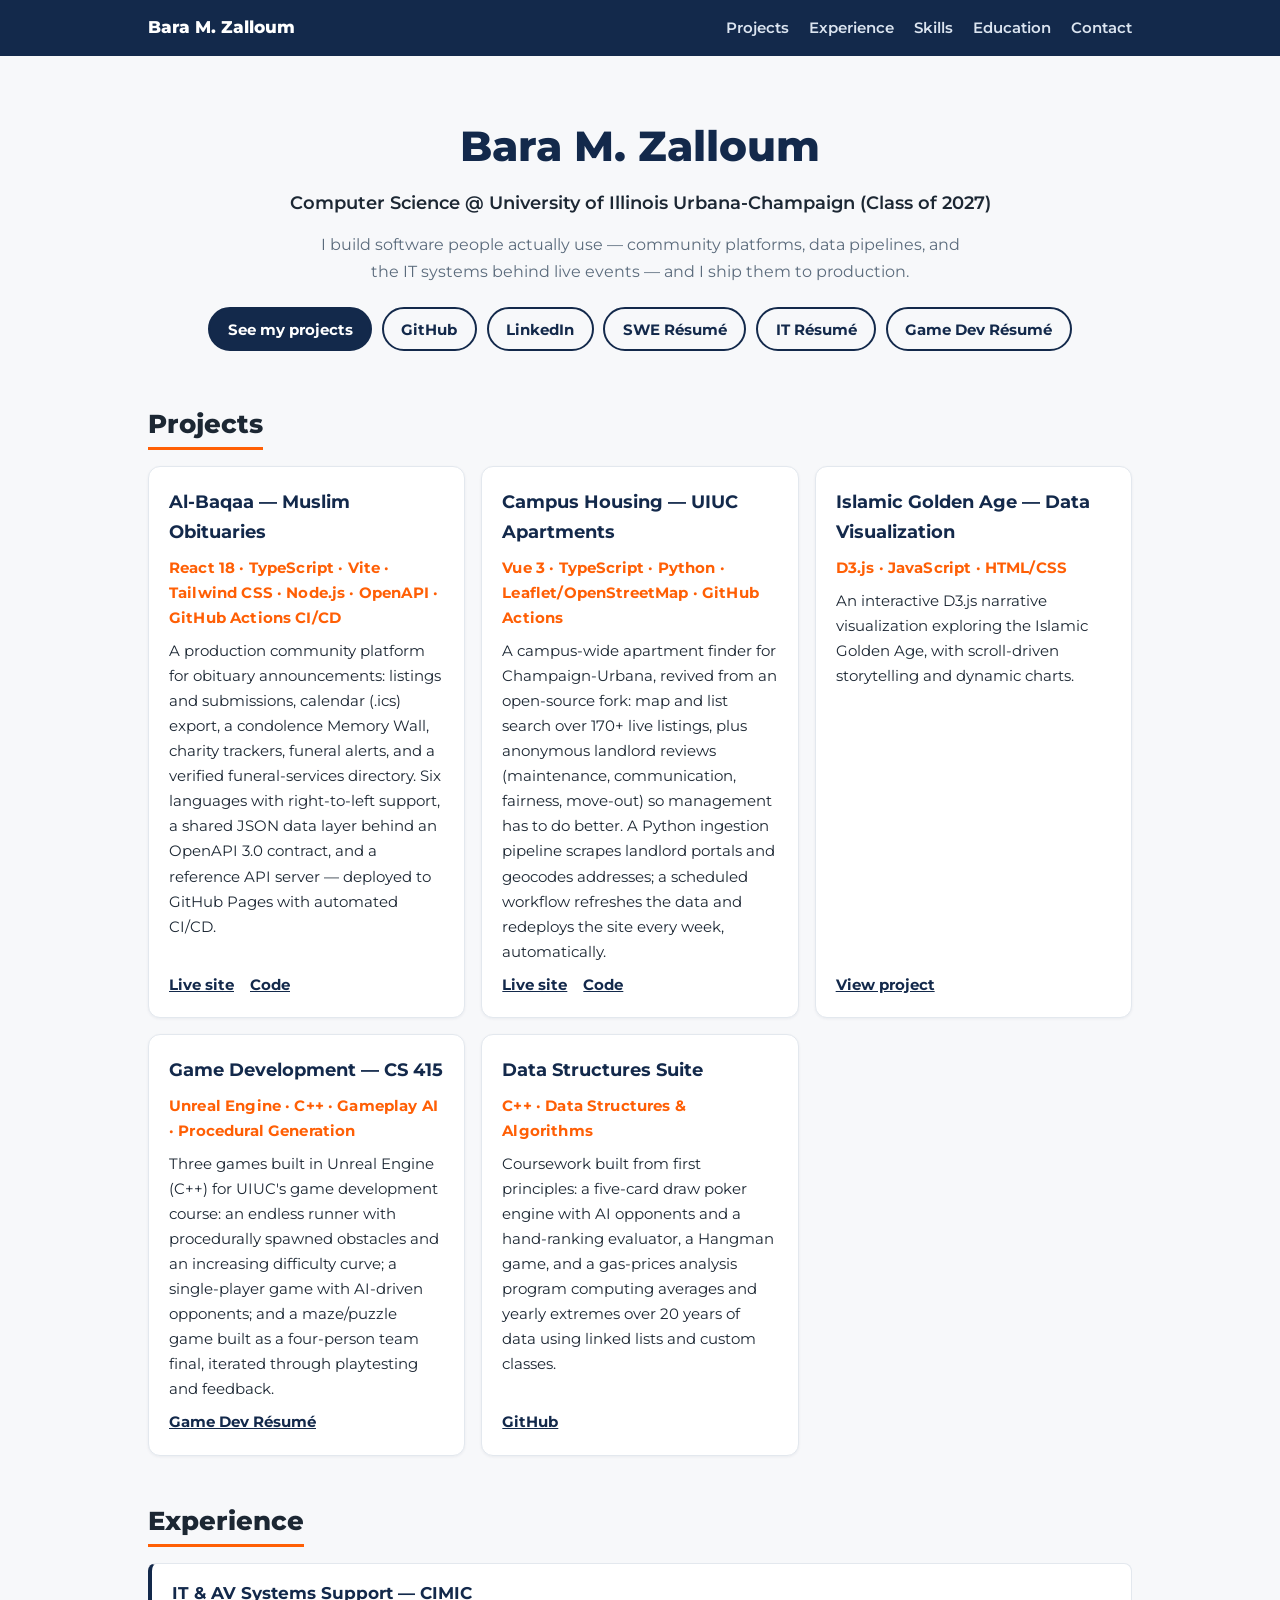
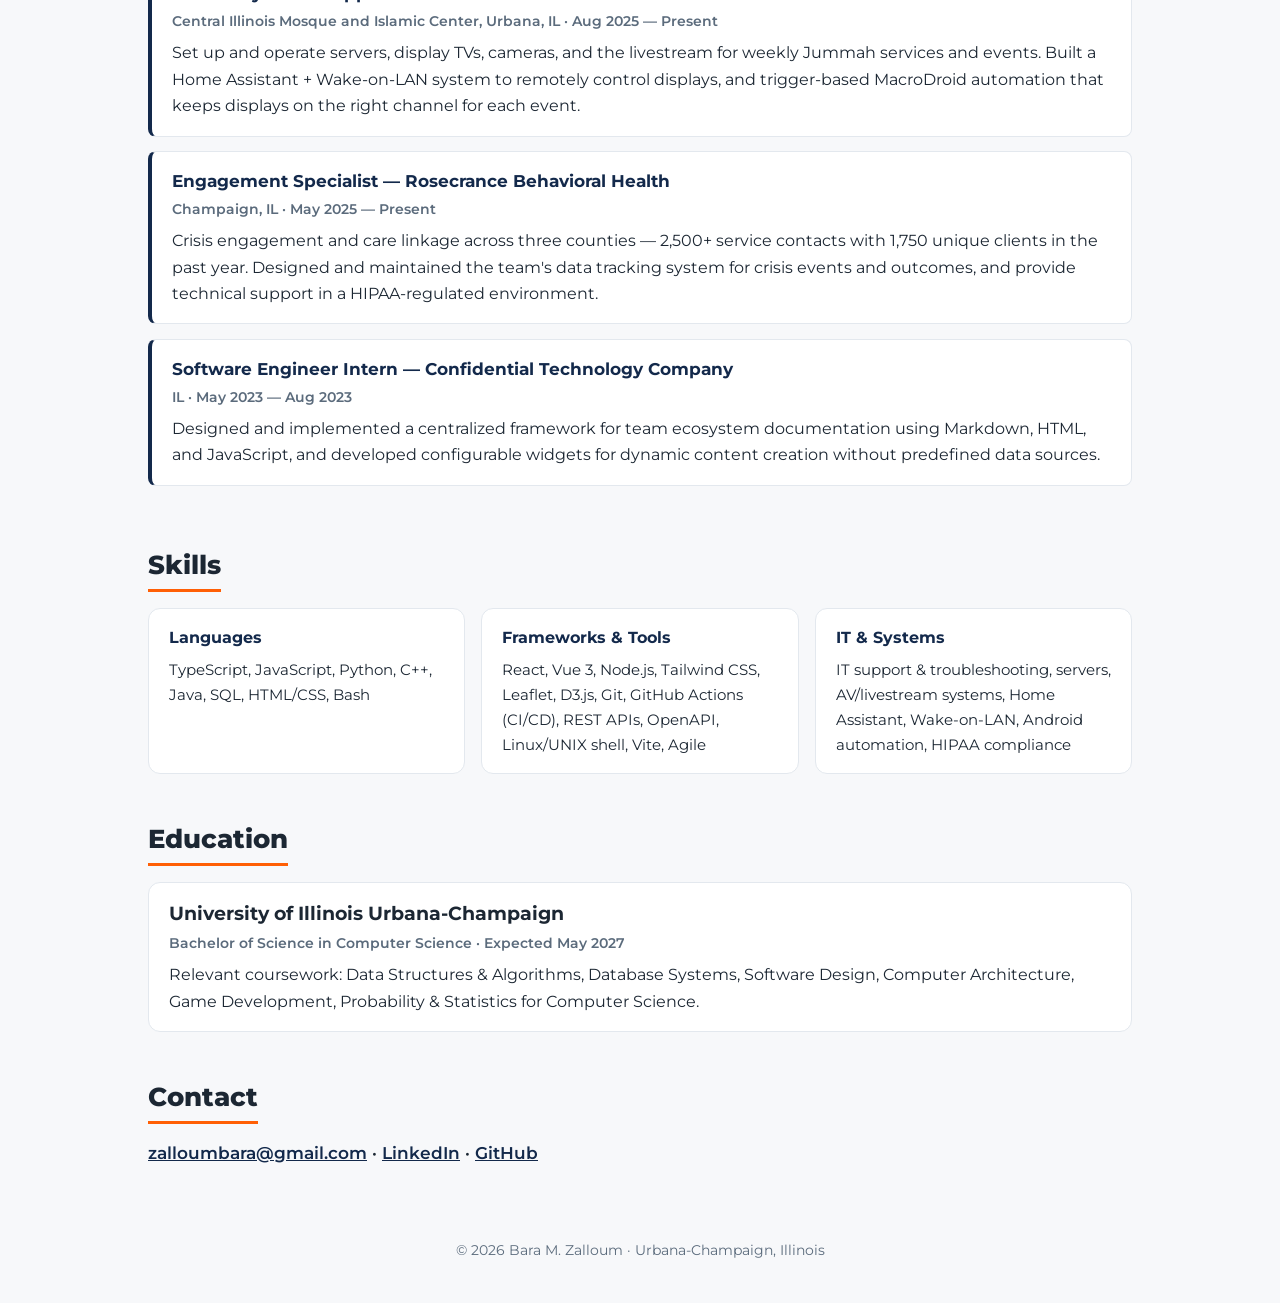
<file: index.html>
<!DOCTYPE html>
<html lang="en">
<head>
    <meta charset="UTF-8">
    <meta name="viewport" content="width=device-width, initial-scale=1.0">
    <title>Bara M. Zalloum — Computer Science @ UIUC</title>
    <meta name="description" content="Portfolio of Bara M. Zalloum — Computer Science student at the University of Illinois Urbana-Champaign. Software engineering projects, IT systems work, and community technology.">
    <link rel="stylesheet" href="css/styles.css">
    <link rel="preconnect" href="https://fonts.googleapis.com">
    <link rel="preconnect" href="https://fonts.gstatic.com" crossorigin>
    <link href="https://fonts.googleapis.com/css2?family=Montserrat:wght@400;600;700;800&display=swap" rel="stylesheet">
</head>
<body>
    <header class="site-header">
        <nav class="nav" aria-label="Main">
            <a class="brand" href="#top">Bara M. Zalloum</a>
            <ul>
                <li><a href="#projects">Projects</a></li>
                <li><a href="#experience">Experience</a></li>
                <li><a href="#skills">Skills</a></li>
                <li><a href="#education">Education</a></li>
                <li><a href="#contact">Contact</a></li>
            </ul>
        </nav>
    </header>

    <main id="top">
        <section class="hero">
            <h1>Bara M. Zalloum</h1>
            <p class="tagline">Computer Science @ University of Illinois Urbana-Champaign (Class of 2027)</p>
            <p class="hero-sub">I build software people actually use — community platforms, data pipelines, and the IT systems behind live events — and I ship them to production.</p>
            <div class="hero-links">
                <a class="btn primary" href="#projects">See my projects</a>
                <a class="btn" href="https://github.com/ViperSurf" target="_blank" rel="noopener">GitHub</a>
                <a class="btn" href="https://www.linkedin.com/in/barazalloum/" target="_blank" rel="noopener">LinkedIn</a>
                <a class="btn" href="Bara_Zalloum_Resume_SWE.pdf" target="_blank" rel="noopener">SWE Résumé</a>
                <a class="btn" href="Bara_Zalloum_Resume_IT.pdf" target="_blank" rel="noopener">IT Résumé</a>
                <a class="btn" href="Bara_Zalloum_Resume_GameDev.pdf" target="_blank" rel="noopener">Game Dev Résumé</a>
            </div>
        </section>

        <section id="projects">
            <h2>Projects</h2>
            <div class="cards">
                <article class="card">
                    <h3>Al-Baqaa — Muslim Obituaries</h3>
                    <p class="stack">React 18 · TypeScript · Vite · Tailwind CSS · Node.js · OpenAPI · GitHub Actions CI/CD</p>
                    <p>A production community platform for obituary announcements: listings and submissions, calendar (.ics) export, a condolence Memory Wall, charity trackers, funeral alerts, and a verified funeral-services directory. Six languages with right-to-left support, a shared JSON data layer behind an OpenAPI 3.0 contract, and a reference API server — deployed to GitHub Pages with automated CI/CD.</p>
                    <p class="card-links">
                        <a href="https://vipersurf.github.io/MuslimObituaries/" target="_blank" rel="noopener">Live site</a>
                        <a href="https://github.com/ViperSurf/MuslimObituaries" target="_blank" rel="noopener">Code</a>
                    </p>
                </article>

                <article class="card">
                    <h3>Campus Housing — UIUC Apartments</h3>
                    <p class="stack">Vue 3 · TypeScript · Python · Leaflet/OpenStreetMap · GitHub Actions</p>
                    <p>A campus-wide apartment finder for Champaign-Urbana, revived from an open-source fork: map and list search over 170+ live listings, plus anonymous landlord reviews (maintenance, communication, fairness, move-out) so management has to do better. A Python ingestion pipeline scrapes landlord portals and geocodes addresses; a scheduled workflow refreshes the data and redeploys the site every week, automatically.</p>
                    <p class="card-links">
                        <a href="https://vipersurf.github.io/uiuc-apartments.com/#/" target="_blank" rel="noopener">Live site</a>
                        <a href="https://github.com/ViperSurf/uiuc-apartments.com" target="_blank" rel="noopener">Code</a>
                    </p>
                </article>

                <article class="card">
                    <h3>Islamic Golden Age — Data Visualization</h3>
                    <p class="stack">D3.js · JavaScript · HTML/CSS</p>
                    <p>An interactive D3.js narrative visualization exploring the Islamic Golden Age, with scroll-driven storytelling and dynamic charts.</p>
                    <p class="card-links">
                        <a href="projects/dataviz.html">View project</a>
                    </p>
                </article>

                <article class="card">
                    <h3>Game Development — CS 415</h3>
                    <p class="stack">Unreal Engine · C++ · Gameplay AI · Procedural Generation</p>
                    <p>Three games built in Unreal Engine (C++) for UIUC's game development course: an endless runner with procedurally spawned obstacles and an increasing difficulty curve; a single-player game with AI-driven opponents; and a maze/puzzle game built as a four-person team final, iterated through playtesting and feedback.</p>
                    <p class="card-links">
                        <a href="Bara_Zalloum_Resume_GameDev.pdf" target="_blank" rel="noopener">Game Dev Résumé</a>
                    </p>
                </article>

                <article class="card">
                    <h3>Data Structures Suite</h3>
                    <p class="stack">C++ · Data Structures &amp; Algorithms</p>
                    <p>Coursework built from first principles: a five-card draw poker engine with AI opponents and a hand-ranking evaluator, a Hangman game, and a gas-prices analysis program computing averages and yearly extremes over 20 years of data using linked lists and custom classes.</p>
                    <p class="card-links">
                        <a href="https://github.com/ViperSurf" target="_blank" rel="noopener">GitHub</a>
                    </p>
                </article>
            </div>
        </section>

        <section id="experience">
            <h2>Experience</h2>
            <div class="timeline">
                <article>
                    <h3>IT &amp; AV Systems Support — CIMIC</h3>
                    <p class="meta">Central Illinois Mosque and Islamic Center, Urbana, IL · Aug 2025 — Present</p>
                    <p>Set up and operate servers, display TVs, cameras, and the livestream for weekly Jummah services and events. Built a Home Assistant + Wake-on-LAN system to remotely control displays, and trigger-based MacroDroid automation that keeps displays on the right channel for each event.</p>
                </article>
                <article>
                    <h3>Engagement Specialist — Rosecrance Behavioral Health</h3>
                    <p class="meta">Champaign, IL · May 2025 — Present</p>
                    <p>Crisis engagement and care linkage across three counties — 2,500+ service contacts with 1,750 unique clients in the past year. Designed and maintained the team's data tracking system for crisis events and outcomes, and provide technical support in a HIPAA-regulated environment.</p>
                </article>
                <article>
                    <h3>Software Engineer Intern — Confidential Technology Company</h3>
                    <p class="meta">IL · May 2023 — Aug 2023</p>
                    <p>Designed and implemented a centralized framework for team ecosystem documentation using Markdown, HTML, and JavaScript, and developed configurable widgets for dynamic content creation without predefined data sources.</p>
                </article>
            </div>
        </section>

        <section id="skills">
            <h2>Skills</h2>
            <div class="skill-cols">
                <div>
                    <h3>Languages</h3>
                    <p>TypeScript, JavaScript, Python, C++, Java, SQL, HTML/CSS, Bash</p>
                </div>
                <div>
                    <h3>Frameworks &amp; Tools</h3>
                    <p>React, Vue 3, Node.js, Tailwind CSS, Leaflet, D3.js, Git, GitHub Actions (CI/CD), REST APIs, OpenAPI, Linux/UNIX shell, Vite, Agile</p>
                </div>
                <div>
                    <h3>IT &amp; Systems</h3>
                    <p>IT support &amp; troubleshooting, servers, AV/livestream systems, Home Assistant, Wake-on-LAN, Android automation, HIPAA compliance</p>
                </div>
            </div>
        </section>

        <section id="education">
            <h2>Education</h2>
            <article>
                <h3>University of Illinois Urbana-Champaign</h3>
                <p class="meta">Bachelor of Science in Computer Science · Expected May 2027</p>
                <p>Relevant coursework: Data Structures &amp; Algorithms, Database Systems, Software Design, Computer Architecture, Game Development, Probability &amp; Statistics for Computer Science.</p>
            </article>
        </section>

        <section id="contact">
            <h2>Contact</h2>
            <p>
                <a href="mailto:zalloumbara@gmail.com">zalloumbara@gmail.com</a> ·
                <a href="https://www.linkedin.com/in/barazalloum/" target="_blank" rel="noopener">LinkedIn</a> ·
                <a href="https://github.com/ViperSurf" target="_blank" rel="noopener">GitHub</a>
            </p>
        </section>
    </main>

    <footer>
        <p>© 2026 Bara M. Zalloum · Urbana-Champaign, Illinois</p>
    </footer>
</body>
</html>
</file>
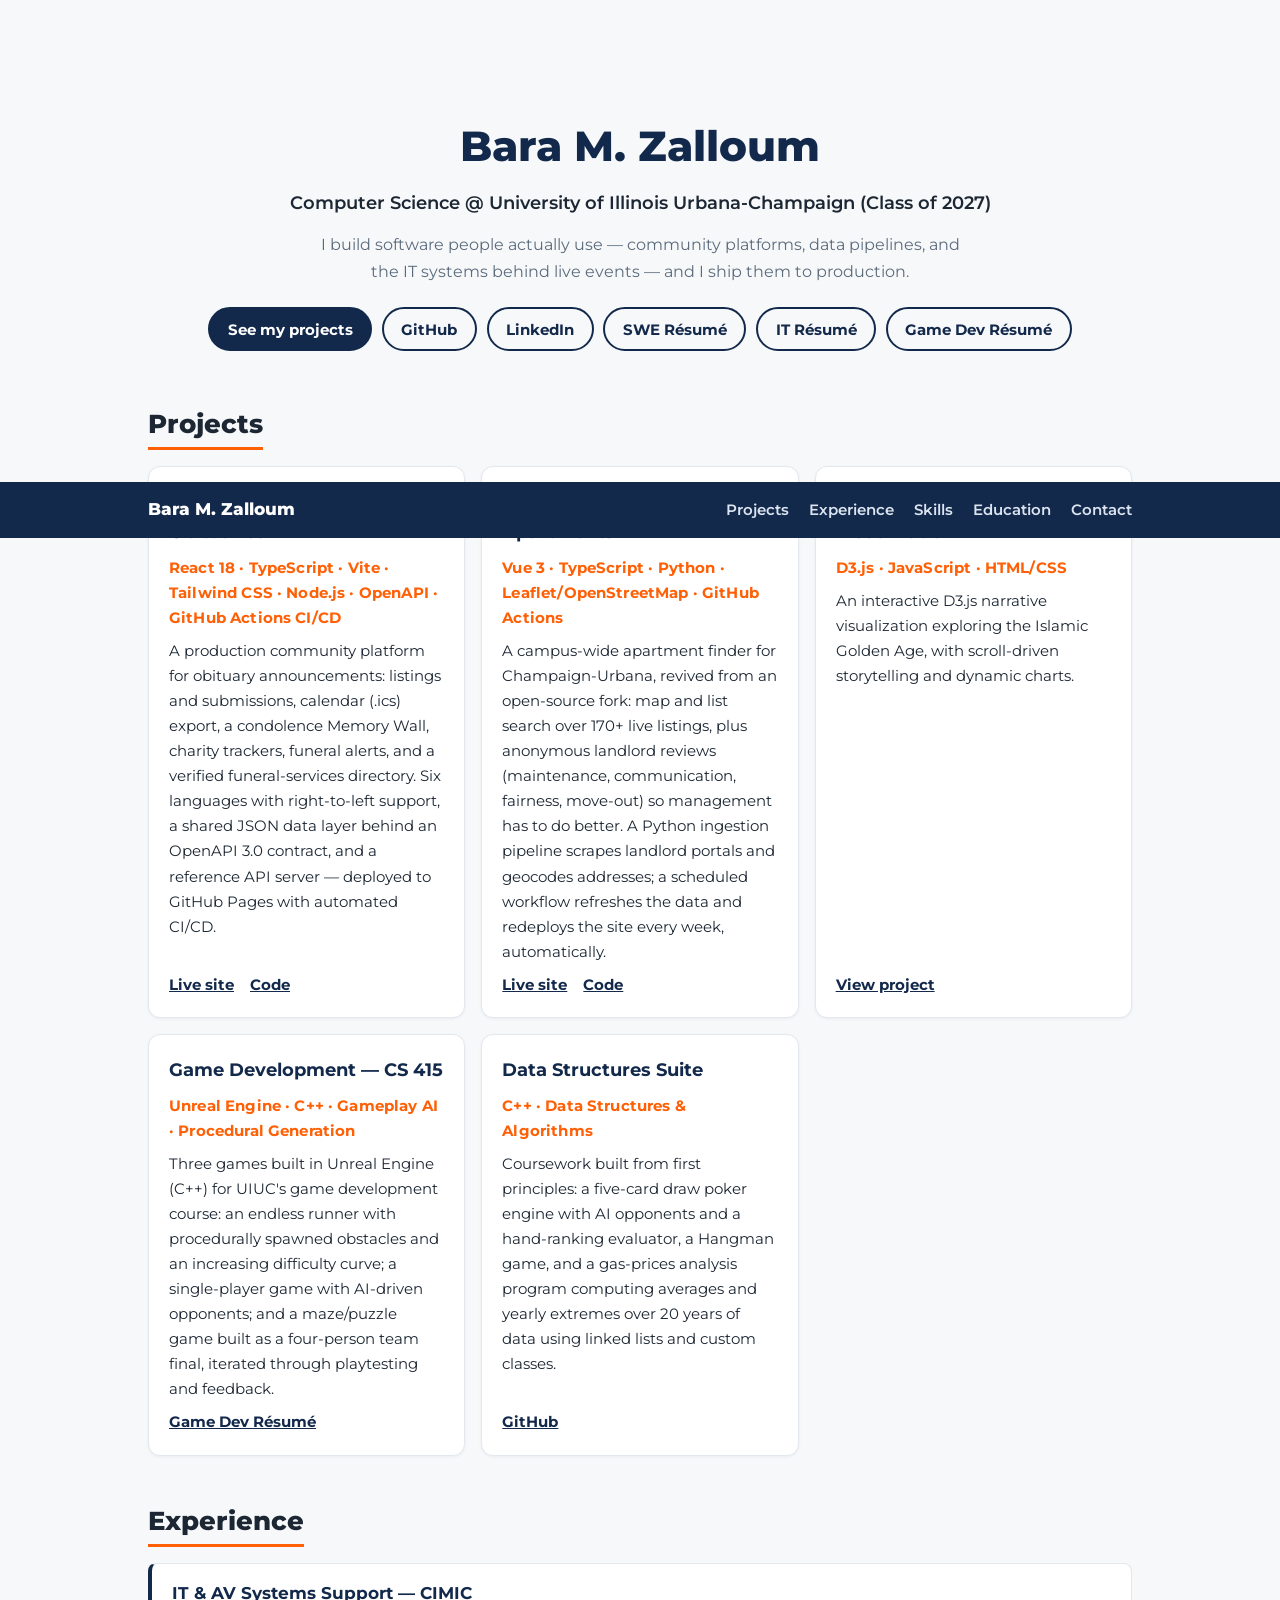
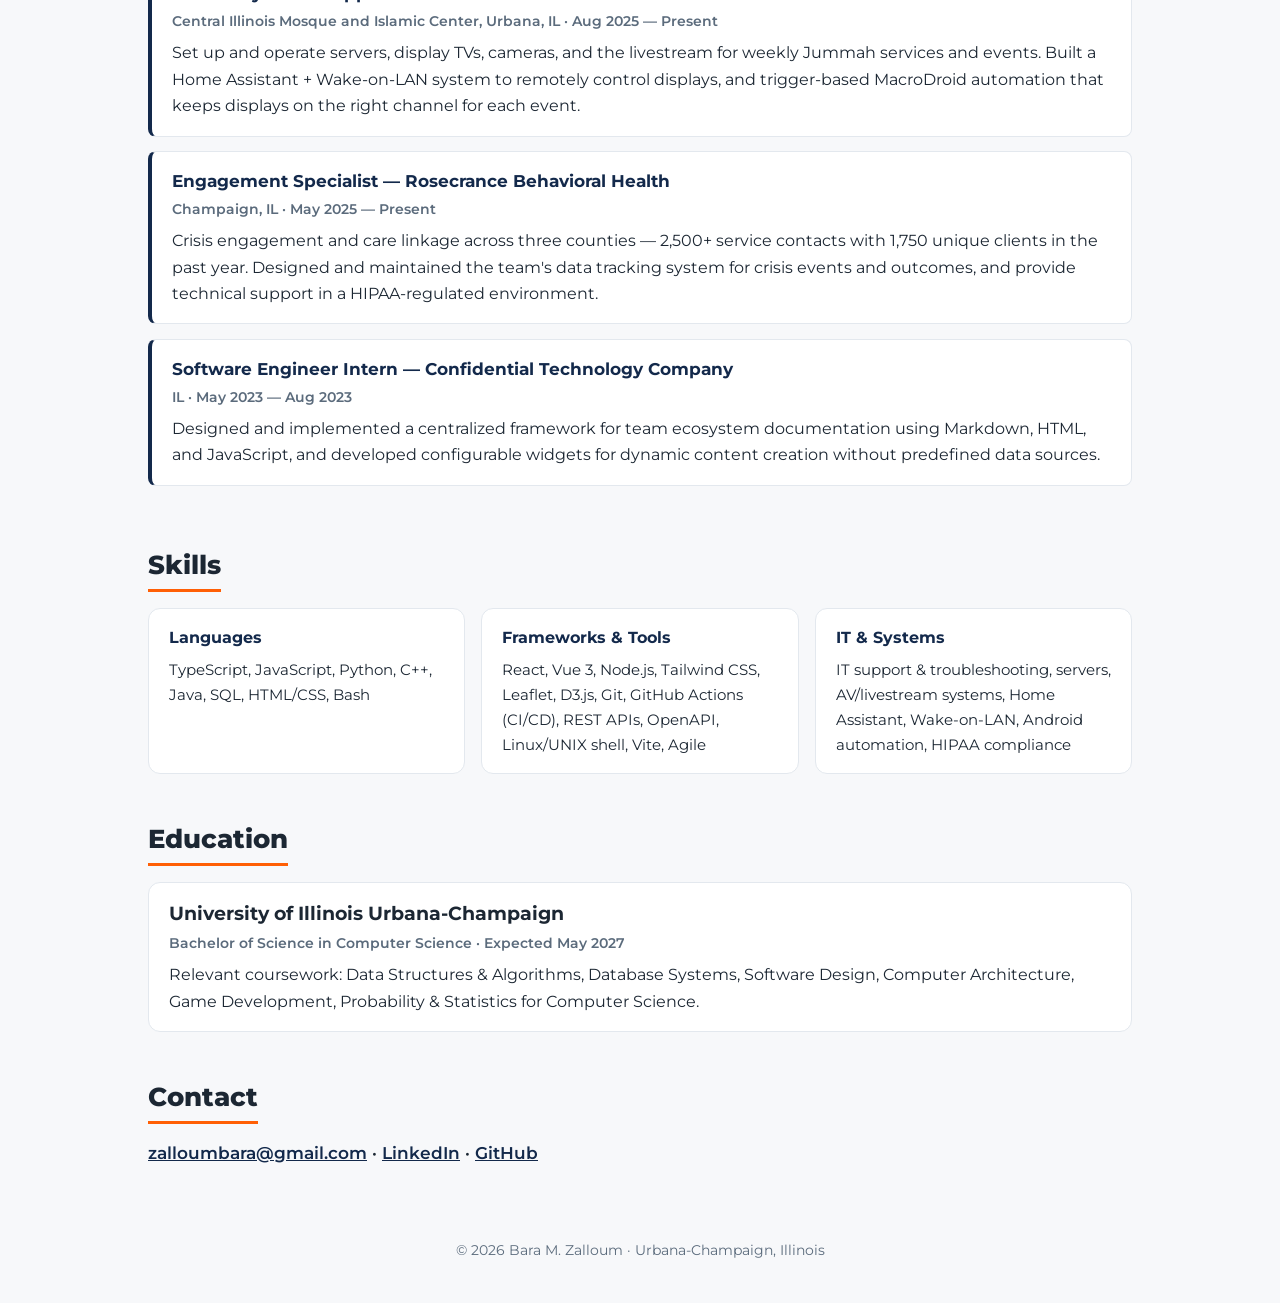
<file: education/education.html>
<!DOCTYPE html>
<html lang="en">
<head>
    <meta charset="UTF-8">
    <meta http-equiv="refresh" content="0; url=../index.html#education">
    <link rel="canonical" href="../index.html#education">
    <title>Redirecting — Bara M. Zalloum</title>
</head>
<body>
    <p>This page has moved into the <a href="../index.html#education">portfolio home page</a>.</p>
</body>
</html>
</file>
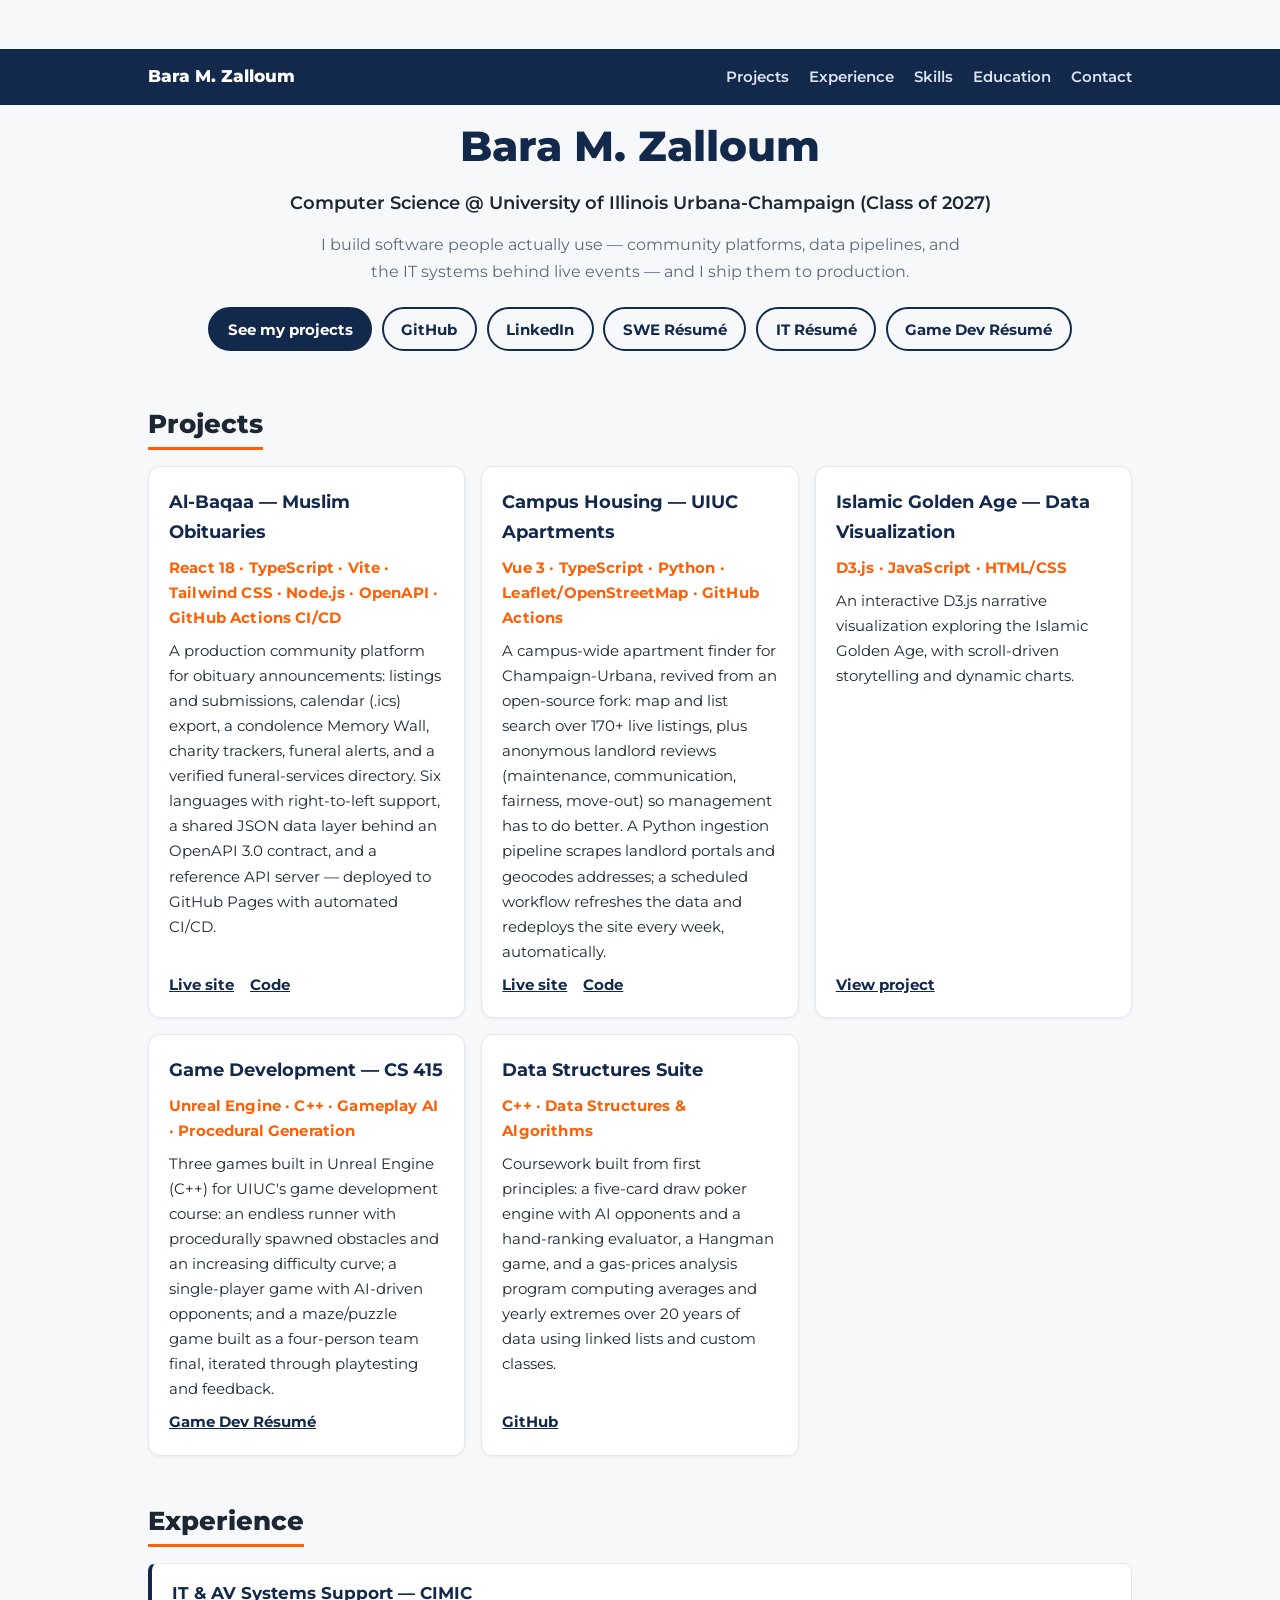
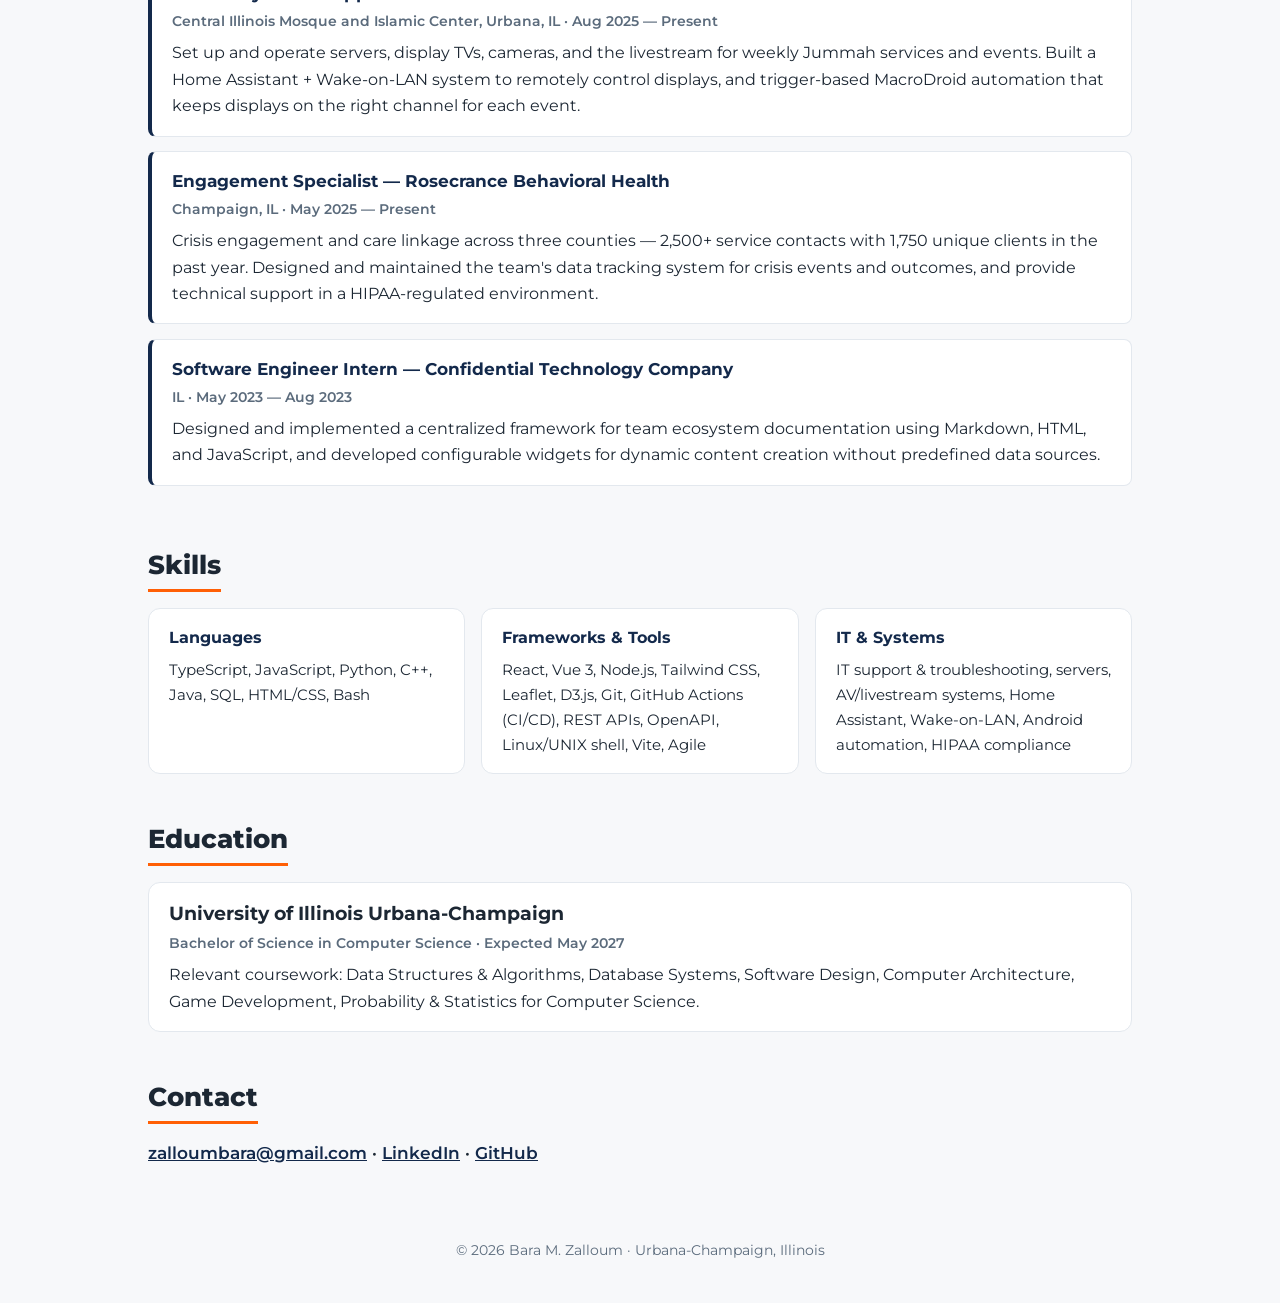
<file: experience/experience.html>
<!DOCTYPE html>
<html lang="en">
<head>
    <meta charset="UTF-8">
    <meta http-equiv="refresh" content="0; url=../index.html#experience">
    <link rel="canonical" href="../index.html#experience">
    <title>Redirecting — Bara M. Zalloum</title>
</head>
<body>
    <p>This page has moved into the <a href="../index.html#experience">portfolio home page</a>.</p>
</body>
</html>
</file>
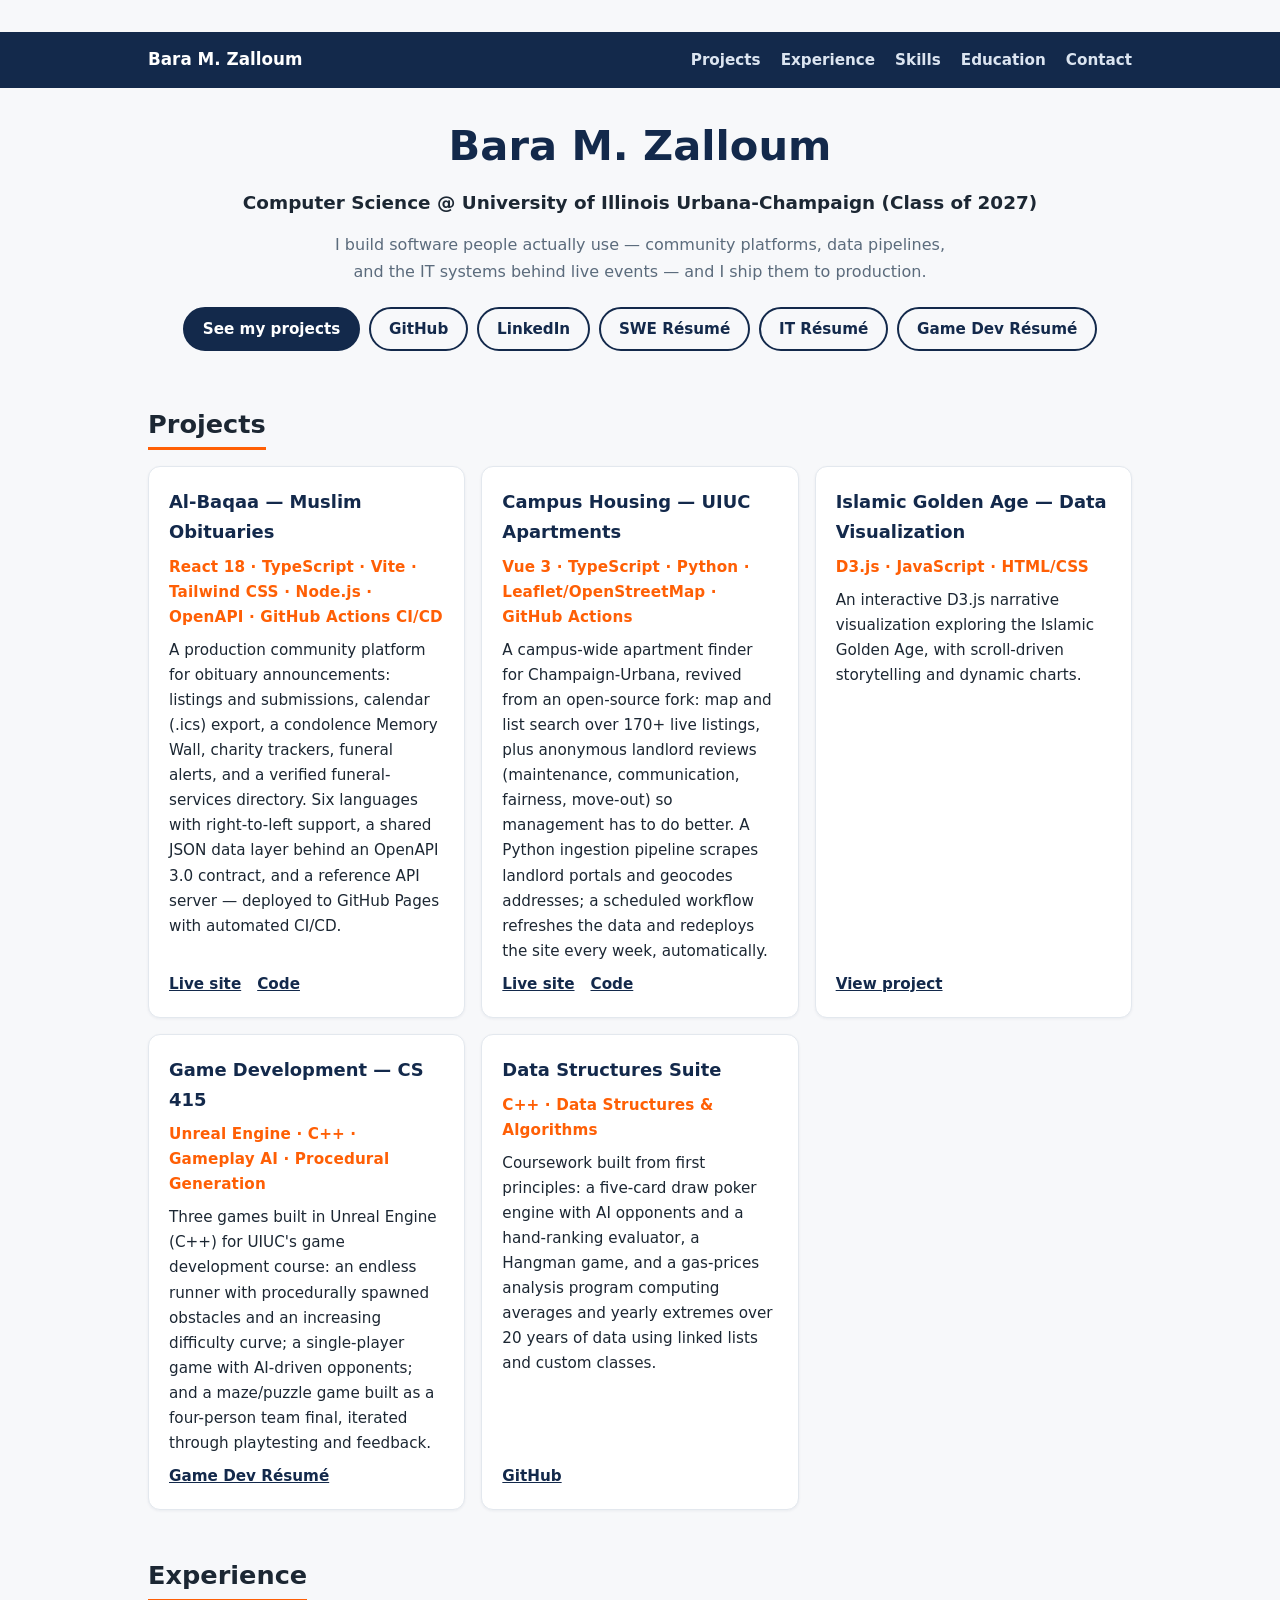
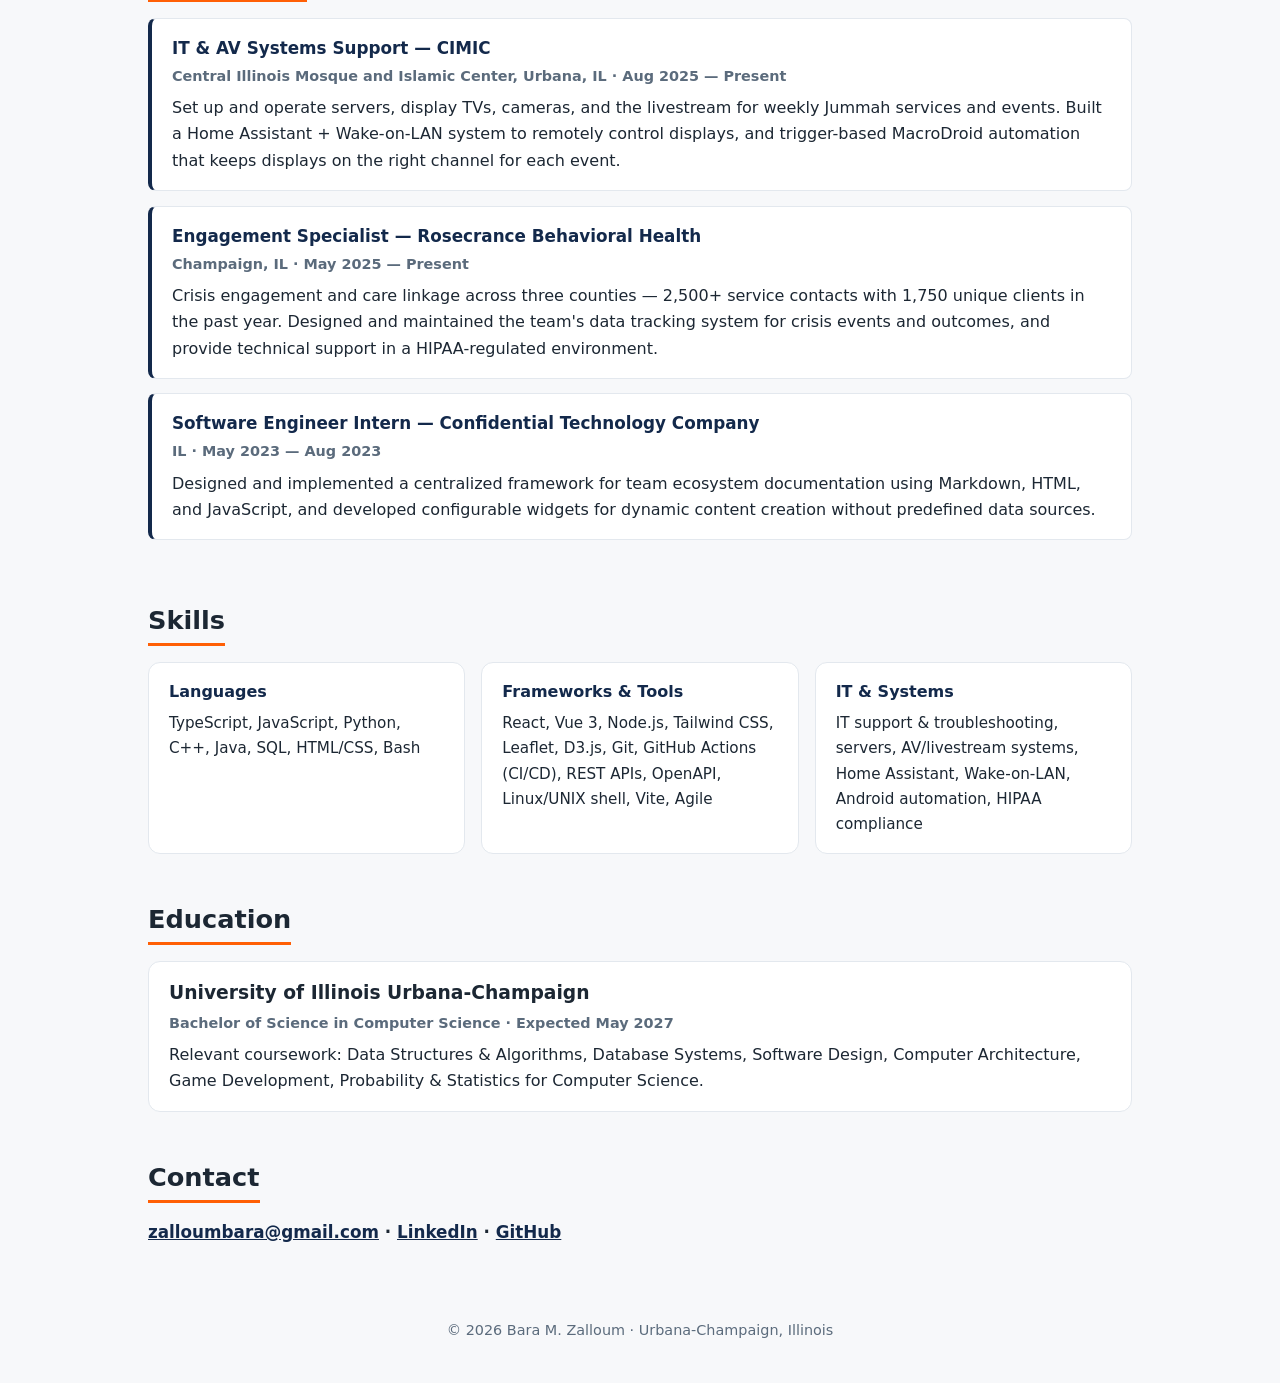
<file: projects/projects.html>
<!DOCTYPE html>
<html lang="en">
<head>
    <meta charset="UTF-8">
    <meta http-equiv="refresh" content="0; url=../index.html#projects">
    <link rel="canonical" href="../index.html#projects">
    <title>Redirecting — Bara M. Zalloum</title>
</head>
<body>
    <p>This page has moved into the <a href="../index.html#projects">portfolio home page</a>.</p>
</body>
</html>
</file>
<file: css/styles.css>
/* Bara M. Zalloum — portfolio styles (2026 rebuild) */
:root {
  --illini-blue: #13294B;
  --illini-orange: #FF5F05;
  --ink: #1c2733;
  --muted: #5b6b7c;
  --bg: #f7f8fa;
  --card: #ffffff;
  --line: #e3e8ee;
}

* { margin: 0; padding: 0; box-sizing: border-box; }

html { scroll-behavior: smooth; }

body {
  font-family: 'Montserrat', system-ui, sans-serif;
  line-height: 1.65;
  color: var(--ink);
  background-color: var(--bg);
}

a { color: var(--illini-blue); }
a:hover { color: var(--illini-orange); }

/* Header / nav */
.site-header {
  background: var(--illini-blue);
  position: sticky;
  top: 0;
  z-index: 10;
}
.nav {
  max-width: 1024px;
  margin: 0 auto;
  padding: 0.9rem 1.25rem;
  display: flex;
  align-items: center;
  justify-content: space-between;
  gap: 1rem;
  flex-wrap: wrap;
}
.brand { color: #fff; font-weight: 800; text-decoration: none; font-size: 1.05rem; }
.nav ul { list-style: none; display: flex; gap: 1.25rem; flex-wrap: wrap; }
.nav ul a { color: #dbe4f0; text-decoration: none; font-weight: 600; font-size: 0.95rem; }
.nav ul a:hover { color: #fff; }

/* Layout */
main { max-width: 1024px; margin: 0 auto; padding: 0 1.25rem 2rem; }
section { padding: 2.25rem 0 0.5rem; }
section h2 {
  font-size: 1.6rem;
  font-weight: 800;
  margin-bottom: 1rem;
  border-bottom: 3px solid var(--illini-orange);
  display: inline-block;
  padding-bottom: 0.15rem;
}

/* Hero */
.hero { text-align: center; padding: 3.5rem 0 1rem; }
.hero h1 { font-size: 2.6rem; font-weight: 800; color: var(--illini-blue); }
.tagline { font-size: 1.15rem; font-weight: 600; margin-top: 0.4rem; }
.hero-sub { color: var(--muted); max-width: 640px; margin: 0.9rem auto 0; }
.hero-links { display: flex; gap: 0.6rem; justify-content: center; flex-wrap: wrap; margin-top: 1.4rem; }
.btn {
  border: 2px solid var(--illini-blue);
  color: var(--illini-blue);
  border-radius: 999px;
  padding: 0.45rem 1.1rem;
  font-weight: 700;
  text-decoration: none;
  font-size: 0.95rem;
  background: transparent;
}
.btn:hover { border-color: var(--illini-orange); color: var(--illini-orange); }
.btn.primary { background: var(--illini-blue); color: #fff; }
.btn.primary:hover { background: var(--illini-orange); border-color: var(--illini-orange); color: #fff; }

/* Project cards */
.cards { display: grid; grid-template-columns: repeat(auto-fit, minmax(300px, 1fr)); gap: 1rem; }
.card {
  background: var(--card);
  border: 1px solid var(--line);
  border-radius: 12px;
  padding: 1.25rem;
  box-shadow: 0 1px 3px rgba(19, 41, 75, 0.06);
  display: flex;
  flex-direction: column;
  gap: 0.5rem;
}
.card h3 { font-size: 1.12rem; color: var(--illini-blue); }
.stack { font-size: 0.82rem; font-weight: 700; color: var(--illini-orange); letter-spacing: 0.01em; }
.card p { font-size: 0.95rem; }
.card-links { margin-top: auto; display: flex; gap: 1rem; font-weight: 700; font-size: 0.92rem; }

/* Experience */
.timeline article {
  background: var(--card);
  border: 1px solid var(--line);
  border-left: 4px solid var(--illini-blue);
  border-radius: 8px;
  padding: 1rem 1.25rem;
  margin-bottom: 0.9rem;
}
.timeline h3 { font-size: 1.05rem; color: var(--illini-blue); }
.meta { color: var(--muted); font-size: 0.9rem; font-weight: 600; margin: 0.15rem 0 0.4rem; }

/* Skills */
.skill-cols { display: grid; grid-template-columns: repeat(auto-fit, minmax(240px, 1fr)); gap: 1rem; }
.skill-cols > div { background: var(--card); border: 1px solid var(--line); border-radius: 12px; padding: 1rem 1.25rem; }
.skill-cols h3 { color: var(--illini-blue); font-size: 1rem; margin-bottom: 0.35rem; }
.skill-cols p { font-size: 0.95rem; }

/* Education / contact */
#education article { background: var(--card); border: 1px solid var(--line); border-radius: 12px; padding: 1rem 1.25rem; }
#contact p { font-size: 1.05rem; font-weight: 600; }

footer {
  text-align: center;
  color: var(--muted);
  font-size: 0.9rem;
  padding: 2rem 1rem 2.5rem;
}

@media (max-width: 560px) {
  .hero h1 { font-size: 2rem; }
  .nav { justify-content: center; }
}
</file>
